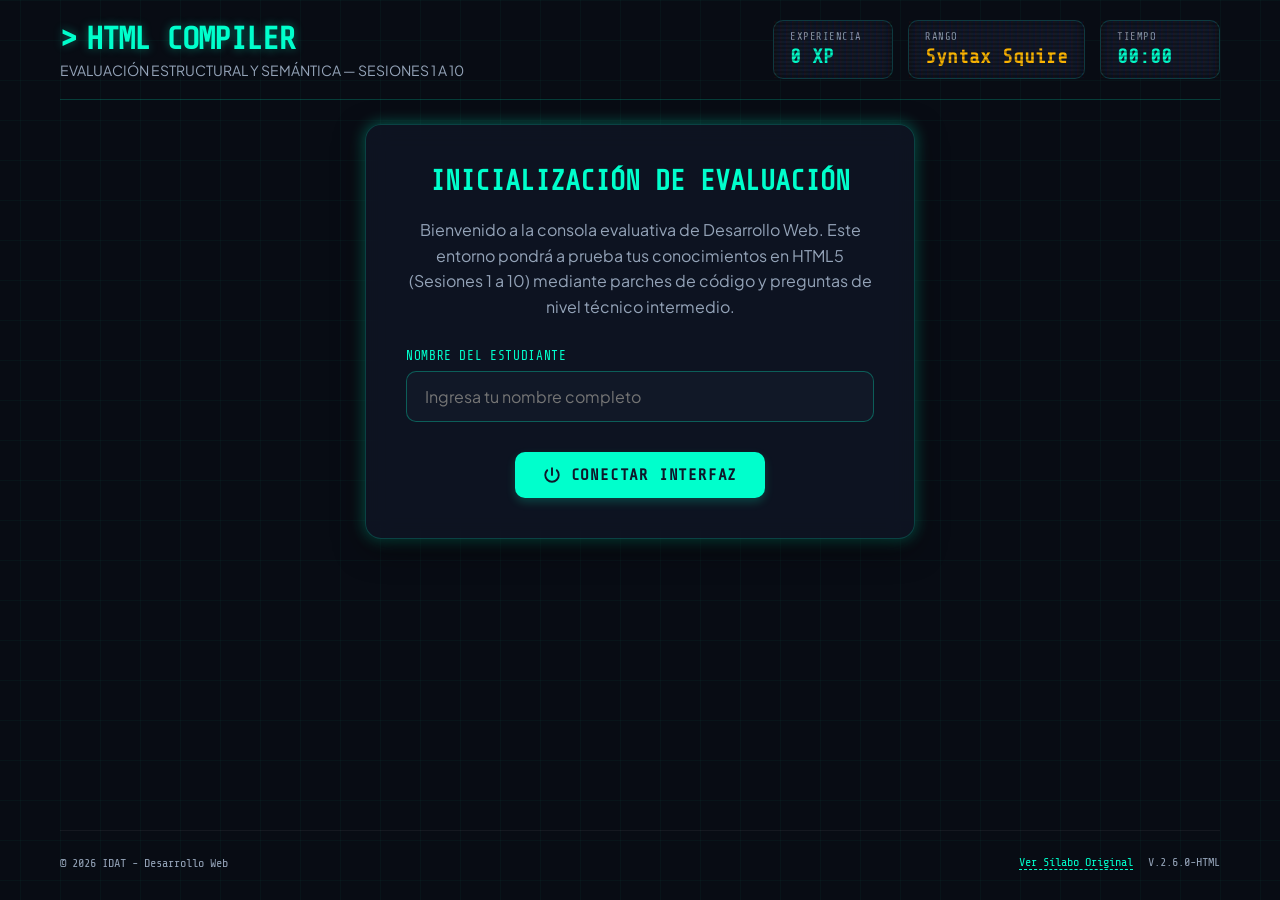
<file: index.html>
<!DOCTYPE html>
<html lang="es">
<head>
  <meta charset="UTF-8">
  <meta name="viewport" content="width=device-width, initial-scale=1.0">
  <title>Compilador Maestro — Evaluación Gamificada de HTML</title>
  
  <!-- SEO Meta Tags -->
  <meta name="description" content="Quiz interactivo gamificado en tiempo real para estudiantes de nivel intermedio en HTML. Evaluaciones del Sector 1 al Sector 5.">
  <meta name="author" content="IDAT 2026">
  <meta name="robots" content="index, follow">
  
  <!-- Preconnect to Fonts -->
  <link rel="preconnect" href="https://fonts.googleapis.com">
  <link rel="preconnect" href="https://fonts.gstatic.com" crossorigin>
  
  <!-- CSS Stylesheet -->
  <link rel="stylesheet" href="styles.css">
</head>
<body>

  <!-- Cybernetic Grid Decorative Background Overlay -->
  <div class="cyber-grid-overlay"></div>

  <!-- App Wrapper -->
  <div class="cyber-container">
    
    <!-- Top Header Navigation Dashboard -->
    <header>
      <div class="title-area">
        <h1>HTML COMPILER</h1>
        <p>EVALUACIÓN ESTRUCTURAL Y SEMÁNTICA — SESIONES 1 A 10</p>
      </div>
      
      <!-- Live Game Hub Stats -->
      <div class="stats-hub">
        <div class="stat-terminal" id="xp-stat-box">
          <span class="stat-label">Experiencia</span>
          <span class="stat-val" id="xp-display-val">0 XP</span>
        </div>
        <div class="stat-terminal" id="rank-stat-box">
          <span class="stat-label">Rango</span>
          <span class="stat-val amber" id="rank-display-val">Syntax Squire</span>
        </div>
        <div class="stat-terminal" id="time-stat-box">
          <span class="stat-label">Tiempo</span>
          <span class="stat-val" id="time-display-val">00:00</span>
        </div>
      </div>
    </header>

    <!-- Dynamic Game Mount Container -->
    <div id="game-container">
      <!-- Loaded dynamically via JavaScript: Setup, Quiz, and Report -->
      <div style="display: flex; align-items: center; justify-content: center; height: 300px; font-family: var(--font-mono); color: var(--primary-neon);">
        <span style="animation: blink 1s infinite;">[INICIANDO INTERFAZ DE COMANDO...]</span>
      </div>
    </div>

    <!-- Retro Footer -->
    <footer style="margin-top: auto; padding: 24px 0 10px; border-top: 1px solid rgba(255,255,255,0.05); display: flex; justify-content: space-between; align-items: center; font-size: 0.75rem; color: var(--text-muted); font-family: var(--font-mono);">
      <div>&copy; 2026 IDAT - Desarrollo Web</div>
      <div style="display: flex; gap: 15px;">
        <a href="silabo_original.html" style="color: var(--primary-neon); text-decoration: none; border-bottom: 1px dashed var(--primary-neon);">Ver Sílabo Original</a>
        <span>V.2.6.0-HTML</span>
      </div>
    </footer>
    
  </div>

  <!-- CSS CRT Shake & Scanline Effects (Inline styles to ensure custom screen behaviors) -->
  <style>
    /* Custom CSS animations needed inside HTML layout for specific page shakes */
    @keyframes shake {
      0%, 100% { transform: translateX(0); }
      10%, 30%, 50%, 70%, 90% { transform: translateX(-5px); }
      20%, 40%, 60%, 80% { transform: translateX(5px); }
    }
  </style>

  <!-- Core Javascript Logic -->
  <script src="app.js"></script>
</body>
</html>
</file>
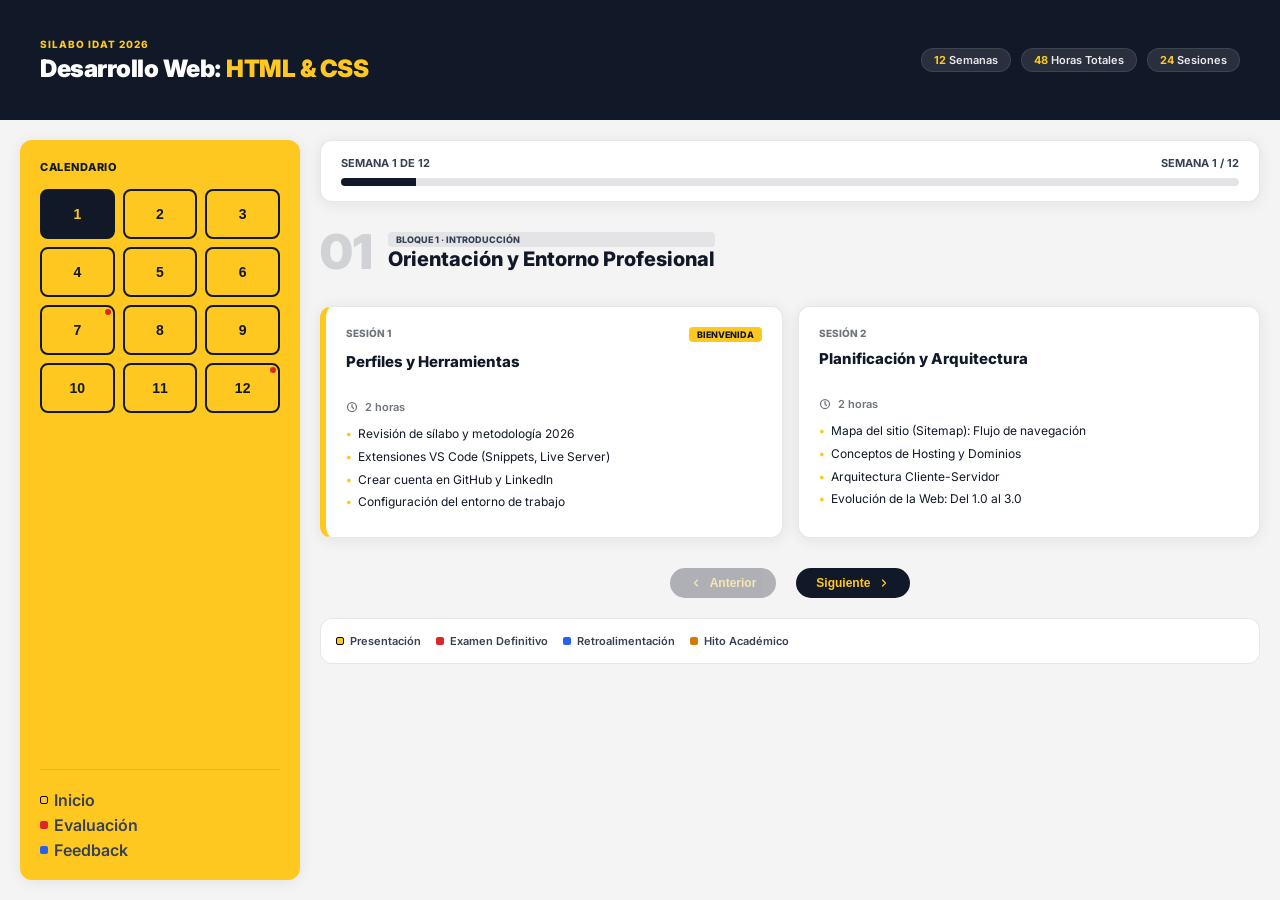
<file: silabo_original.html>
<!DOCTYPE html>
<html lang="es">
<head>
<meta charset="UTF-8" />
<meta name="viewport" content="width=device-width, initial-scale=1.0" />
<title>Sílabo — Desarrollo Web · HTML & CSS</title>
<link rel="preconnect" href="https://fonts.googleapis.com" />
<link rel="preconnect" href="https://fonts.gstatic.com" crossorigin />
<link href="https://fonts.googleapis.com/css2?family=Inter:wght@300;400;500;600;700;800;900&display=swap" rel="stylesheet" />
<style>
  :root {
    --bg:      #FFC820;
    --dark:    #111827;
    --muted:   #374151;
    --card:    #ffffff;
    --border:  rgba(17,24,39,.1);
    --radius:  12px;
    --shadow:  0 2px 15px rgba(17,24,39,.08);
    --header-h: 120px;
  }
  
  *, *::before, *::after { box-sizing: border-box; margin: 0; padding: 0; }

  body {
    font-family: 'Inter', sans-serif;
    background: #f4f4f5; 
    color: var(--dark);
    min-height: 100vh;
    display: flex;
    flex-direction: column;
  }

  header {
    background: var(--dark);
    color: #fff;
    padding: 20px 40px;
    height: var(--header-h);
    display: flex;
    align-items: center;
    justify-content: space-between;
    position: sticky;
    top: 0;
    z-index: 100;
  }
  
  .header-left h1 {
    font-size: 24px;
    font-weight: 900;
    letter-spacing: -.02em;
  }
  .header-left h1 em { color: var(--bg); font-style: normal; }
  
  .header-eyebrow {
    font-size: 10px;
    font-weight: 800;
    letter-spacing: .1em;
    text-transform: uppercase;
    color: var(--bg);
    margin-bottom: 4px;
  }

  .header-stats {
    display: flex;
    gap: 10px;
  }
  .stat-chip {
    background: rgba(255,255,255,.1);
    border: 1px solid rgba(255,255,255,.1);
    color: rgba(255,255,255,.9);
    font-size: 11px;
    font-weight: 600;
    padding: 4px 12px;
    border-radius: 100px;
  }
  .stat-chip b { color: var(--bg); }

  .dashboard-container {
    display: grid;
    grid-template-columns: 280px 1fr; 
    flex: 1;
    max-width: 1440px; 
    margin: 0 auto;
    width: 100%;
    gap: 20px;
    padding: 20px;
  }

  aside {
    background: var(--bg);
    border-radius: var(--radius);
    padding: 20px;
    height: calc(100vh - var(--header-h) - 40px);
    position: sticky;
    top: calc(var(--header-h) + 20px);
    display: flex;
    flex-direction: column;
    box-shadow: var(--shadow);
  }

  .nav-section-label {
    font-size: 11px;
    font-weight: 800;
    letter-spacing: .05em;
    text-transform: uppercase;
    margin-bottom: 15px;
    color: var(--dark);
  }

  .week-nav {
    display: grid;
    grid-template-columns: repeat(3, 1fr);
    gap: 8px;
    overflow-y: auto;
  }

  .wbtn {
    height: 50px;
    border-radius: 8px;
    border: 2px solid var(--dark);
    background: transparent;
    color: var(--dark);
    font-size: 14px;
    font-weight: 800;
    cursor: pointer;
    transition: all .2s;
    position: relative;
  }
  .wbtn:hover { background: rgba(17,24,39,.1); }
  .wbtn.active {
    background: var(--dark);
    color: var(--bg);
  }
  .wbtn.has-eval::after {
    content: '';
    position: absolute;
    top: 2px; right: 2px;
    width: 6px; height: 6px;
    border-radius: 50%;
    background: #dc2626;
  }

  .main-panel {
    display: flex;
    flex-direction: column;
    gap: 20px;
  }

  .progress-card {
    background: #fff;
    padding: 15px 20px;
    border-radius: var(--radius);
    box-shadow: var(--shadow);
    border: 1px solid var(--border);
  }
  
  .progress-row {
    display: flex;
    justify-content: space-between;
    margin-bottom: 8px;
    font-size: 11px;
    font-weight: 700;
    text-transform: uppercase;
    color: var(--muted);
  }
  .progress-track {
    background: #e4e4e7;
    height: 8px;
    border-radius: 10px;
    overflow: hidden;
  }
  .progress-fill {
    height: 100%;
    background: var(--dark);
    transition: width .4s ease;
  }

  .week-panel { display: none; }
  .week-panel.active {
    display: flex;
    flex-direction: column;
    gap: 15px;
    animation: fadeIn .3s ease;
  }
  @keyframes fadeIn { from { opacity: 0; } to { opacity: 1; } }

  .wk-head {
    display: flex;
    align-items: center;
    gap: 15px;
    margin-bottom: 10px;
  }
  .wk-big-num {
    font-size: 48px;
    font-weight: 900;
    color: var(--dark);
    opacity: 0.15;
  }
  .wk-info h2 {
    font-size: 20px;
    font-weight: 800;
  }
  .wk-bloque-tag {
    font-size: 9px;
    font-weight: 800;
    text-transform: uppercase;
    color: var(--muted);
    background: #e4e4e7;
    padding: 2px 8px;
    border-radius: 4px;
  }

  .sessions-container {
    display: grid;
    grid-template-columns: 1fr 1fr;
    gap: 15px;
  }

  .scard {
    background: white;
    border: 1px solid var(--border);
    border-radius: var(--radius);
    padding: 20px;
    box-shadow: var(--shadow);
    display: flex;
    flex-direction: column;
  }

  .scard-welcome { border-left: 6px solid var(--bg); }
  .scard-eval { background: var(--dark); color: #fff; }
  .scard-hito { border-left: 6px solid #d97706; }
  .scard-retro { border-left: 6px solid #2563eb; }

  .scard-top {
    display: flex;
    justify-content: space-between;
    margin-bottom: 10px;
  }
  .snum { font-size: 10px; font-weight: 800; opacity: 0.6; text-transform: uppercase; }
  .sbadge {
    font-size: 9px; font-weight: 800; padding: 2px 8px; border-radius: 4px; text-transform: uppercase;
  }
  .sbadge-yellow { background: var(--bg); color: var(--dark); }
  .sbadge-red    { background: #dc2626; color: white; }
  .sbadge-blue   { background: #2563eb; color: white; }
  .sbadge-amber  { background: #d97706; color: white; }

  .stitle { font-size: 15px; font-weight: 800; margin-bottom: 8px; min-height: 40px; }
  .stime { font-size: 11px; font-weight: 600; opacity: 0.6; margin-bottom: 12px; display: flex; align-items: center; gap: 4px; }

  .stopic-list { list-style: none; font-size: 12px; }
  .stopic-list li { margin-bottom: 6px; padding-left: 12px; position: relative; line-height: 1.4; }
  .stopic-list li::before { content: '•'; position: absolute; left: 0; color: var(--bg); font-weight: bold; }

  .eval-pct { font-size: 32px; font-weight: 900; color: var(--bg); margin-bottom: 5px; }
  .eval-desc { font-size: 12px; opacity: 0.7; margin-bottom: 12px; }
  .eval-items { list-style: none; font-size: 11px; }
  .eval-items li { margin-bottom: 4px; display: flex; gap: 6px; }
  .eval-items li::before { content: '✓'; color: var(--bg); font-weight: bold; }

  .legend {
    background: white;
    padding: 15px;
    border-radius: var(--radius);
    border: 1px solid var(--border);
    display: flex;
    flex-wrap: wrap;
    gap: 15px;
    font-size: 11px;
  }
  .legend-item { display: flex; align-items: center; gap: 6px; font-weight: 600; color: var(--muted); }
  .ldot { width: 8px; height: 8px; border-radius: 2px; }
  
  .bottom-controls {
    display: flex;
    justify-content: center;
    align-items: center;
    gap: 20px;
    margin-top: 10px;
  }
  .cbtn {
    background: var(--dark);
    color: var(--bg);
    border: none;
    padding: 8px 20px;
    border-radius: 100px;
    font-size: 12px;
    font-weight: 800;
    cursor: pointer;
    display: flex;
    align-items: center;
    gap: 8px;
  }
  .cbtn:disabled { opacity: 0.3; cursor: default; }

  @media (max-height: 800px) {
    .scard { padding: 15px; }
    .stitle { min-height: auto; font-size: 14px; }
    .wk-big-num { font-size: 32px; }
    .dashboard-container { padding: 10px; }
  }
</style>
</head>
<body>

<header>
  <div class="header-left">
    <div class="header-eyebrow">SILABO IDAT 2026</div>
    <h1>Desarrollo Web: <em>HTML &amp; CSS</em></h1>
  </div>
  <div class="header-stats">
    <span class="stat-chip"><b>12</b> Semanas</span>
    <span class="stat-chip"><b>48</b> Horas Totales</span>
    <span class="stat-chip"><b>24</b> Sesiones</span>
  </div>
</header>

<div class="dashboard-container">
  <aside>
    <div class="nav-section-label">Calendario</div>
    <div class="week-nav" id="week-nav"></div>
    
    <div style="margin-top: auto; padding-top: 20px; border-top: 1px solid rgba(17,24,39,.1);">
      <div class="legend-item"><span class="ldot" style="background:#FFC820; border:1px solid #000"></span> Inicio</div>
      <div class="legend-item" style="margin-top:5px;"><span class="ldot" style="background:#dc2626"></span> Evaluación</div>
      <div class="legend-item" style="margin-top:5px;"><span class="ldot" style="background:#2563eb"></span> Feedback</div>
    </div>
  </aside>

  <main class="main-panel">
    <div class="progress-card">
      <div class="progress-row">
        <span id="pct-text">Cargando progreso...</span>
        <span id="ctrl-label">Semana 1 / 12</span>
      </div>
      <div class="progress-track">
        <div class="progress-fill" id="prog-fill"></div>
      </div>
    </div>

    <div id="panels"></div>

    <div class="bottom-controls">
      <button class="cbtn" id="prev-btn" onclick="navigate(-1)">
        <svg width="12" height="12" fill="none" viewBox="0 0 24 24"><path d="M15 18l-6-6 6-6" stroke="currentColor" stroke-width="2.5" stroke-linecap="round" stroke-linejoin="round"/></svg>
        Anterior
      </button>
      <button class="cbtn" id="next-btn" onclick="navigate(1)">
        Siguiente
        <svg width="12" height="12" fill="none" viewBox="0 0 24 24"><path d="M9 18l6-6-6-6" stroke="currentColor" stroke-width="2.5" stroke-linecap="round" stroke-linejoin="round"/></svg>
      </button>
    </div>

    <div class="legend">
      <span class="legend-item"><span class="ldot" style="background:#FFC820; border:1px solid #000"></span> Presentación</span>
      <span class="legend-item"><span class="ldot" style="background:#dc2626"></span> Examen Definitivo</span>
      <span class="legend-item"><span class="ldot" style="background:#2563eb"></span> Retroalimentación</span>
      <span class="legend-item"><span class="ldot" style="background:#d97706"></span> Hito Académico</span>
    </div>
  </main>
</div>

<script>
const WEEKS = [
  {
    title: "Orientación y Entorno Profesional",
    bloque: "Bloque 1 · Introducción",
    hasEval: false,
    s1: {
      num:"Sesión 1", variant:"scard-welcome",
      badge:{label:"Bienvenida",cls:"sbadge-yellow"},
      title:"Perfiles y Herramientas",
      time:"2 horas",
      topics:[
        "Revisión de sílabo y metodología 2026",
        "Extensiones VS Code (Snippets, Live Server)",
        "Crear cuenta en GitHub y LinkedIn",
        "Configuración del entorno de trabajo"
      ]
    },
    s2:{
      num:"Sesión 2", variant:"",
      badge:null,
      title:"Planificación y Arquitectura",
      time:"2 horas",
      topics:[
        "Mapa del sitio (Sitemap): Flujo de navegación",
        "Conceptos de Hosting y Dominios",
        "Arquitectura Cliente-Servidor",
        "Evolución de la Web: Del 1.0 al 3.0"
      ]
    }
  },
  {
    title: "Fundamentos y Estructura Lógica",
    bloque: "Bloque 1 · Fundamentos HTML",
    hasEval: false,
    s1:{
      num:"Sesión 3", variant:"",
      badge:null,
      title:"Fundamentos Técnicos HTML",
      time:"2 horas",
      topics:[
        "Anatomía de una etiqueta y atributos",
        "Estructura base: DOCTYPE, HTML, Head, Body",
        "Codificación UTF-8 y Meta tags básicos",
        "Práctica: Mi primer index.html"
      ]
    },
    s2:{
      num:"Sesión 4", variant:"",
      badge:null,
      title:"Semántica HTML5",
      time:"2 horas",
      topics:[
        "Estructura Lógica: Header, Main, Nav, Footer",
        "Contenedores de contenido: Section y Article",
        "Contenido tangencial: Aside",
        "Importancia para el SEO y Accesibilidad"
      ]
    }
  },
  {
    title: "Contenido Expresivo y Jerarquía",
    bloque: "Bloque 1 · Contenido",
    hasEval: false,
    s1:{
      num:"Sesión 5", variant:"",
      badge:null,
      title:"Jerarquía y Listas",
      time:"2 horas",
      topics:[
        "Encabezados h1–h6: Niveles de importancia",
        "Listas ordenadas, desordenadas y descripción",
        "Etiquetas de énfasis y formato de texto",
        "Práctica: Estructurando un artículo de noticias"
      ]
    },
    s2:{
      num:"Sesión 6", variant:"",
      badge:null,
      title:"Hipervínculos y Navegación",
      time:"2 horas",
      topics:[
        "Anatomía del enlace: Atributo href y target",
        "Enlaces internos (Anclas) y externos",
        "Vínculos a correos, archivos y teléfonos",
        "Construcción de un Menú de Navegación"
      ]
    }
  },
  {
    title: "Estrategia de Proyecto",
    bloque: "Bloque 1 · Planificación",
    hasEval: false,
    s1:{
      num:"Sesión 7", variant:"scard-hito",
      badge:{label:"Hito Académico",cls:"sbadge-amber"},
      title:"El Brief del Proyecto",
      time:"2 horas",
      topics:[
        "Definición de objetivos y público objetivo",
        "Recolección de requerimientos técnicos",
        "Benchmark: Análisis de la competencia",
        "Explicación de la Evaluación Parcial"
      ]
    },
    s2:{
      num:"Sesión 8", variant:"",
      badge:null,
      title:"Maquetación con DIV e Imágenes",
      time:"2 horas",
      topics:[
        "DIV como contenedor genérico",
        "Incrustación de imágenes: src, alt, title",
        "Formatos modernos (WebP, SVG vs PNG/JPG)",
        "Optimización de recursos visuales"
      ]
    }
  },
  {
    title: "Interacción y Multimedia",
    bloque: "Bloque 1 · HTML Avanzado",
    hasEval: false,
    s1:{
      num:"Sesión 9", variant:"",
      badge:null,
      title:"Multimedia y Embebidos",
      time:"2 horas",
      topics:[
        "Audio y Video nativo: Atributos y controles",
        "Uso estratégico de IFrames (Maps, YouTube)",
        "Incrustación de recursos externos",
        "Accesibilidad en elementos multimedia"
      ]
    },
    s2:{
      num:"Sesión 10", variant:"scard-hito",
      badge:{label:"Entrega Preliminar",cls:"sbadge-amber"},
      title:"Tablas y Formularios",
      time:"2 horas",
      topics:[
        "Estructura de datos con Table, TR, TH, TD",
        "Arquitectura de Formularios: Label, Input, Select",
        "Tipos de Input y validación nativa",
        "Recepción de avance del proyecto parcial"
      ]
    }
  },
  {
    title: "Cierre y Validación HTML",
    bloque: "Bloque 1 · Integración",
    hasEval: false,
    s1:{
      num:"Sesión 11", variant:"scard-retro",
      badge:{label:"Feedback",cls:"sbadge-blue"},
      title:"Revisión y Refinamiento",
      time:"2 horas",
      topics:[
        "Revisión grupal de estructuras semánticas",
        "Corrección de errores comunes en formularios",
        "Validación con W3C: Calidad de código",
        "Optimización de sitemaps post-maquetación"
      ]
    },
    s2:{
      num:"Sesión 12", variant:"",
      badge:null,
      title:"Laboratorio de Integración HTML",
      time:"2 horas",
      topics:[
        "Maquetación final del proyecto sin estilos",
        "Checklist de entregables parciales",
        "Publicación inicial en GitHub Pages",
        "Preparación para el Examen Parcial"
      ]
    }
  },
  {
    title: "Introducción a CSS y Evaluación",
    bloque: "Cierre Bloque 1",
    hasEval: true,
    s1:{
      num:"Sesión 13", variant:"",
      badge:null,
      title:"Fundamentos de Estilo CSS",
      time:"2 horas",
      topics:[
        "Relación HTML + CSS: Separación de conceptos",
        "Sintaxis: Selector, Propiedad y Valor",
        "Formas de inserción y Cascada (C.S.S)",
        "Propiedades de color y tipografía base"
      ]
    },
    s2:{
      num:"Sesión 14", variant:"scard-eval", isEval:true,
      badge:{label:"PARCIAL · 40%",cls:"sbadge-red"},
      title:"Examen Parcial Definitivo",
      time:"2 horas",
      evalPct:"40%",
      evalDesc:"Construcción de un sitio web con estructura HTML semántica completa y funcional, publicado online.",
      evalItems:[
        "Uso correcto de etiquetas semánticas HTML5",
        "Formularios funcionales y multimedia",
        "Sitemap y planificación documentada",
        "Código validado y enlace activo en GitHub"
      ]
    }
  },
  {
    title: "Selectores y Modelo de Caja",
    bloque: "Bloque 2 · CSS",
    hasEval: false,
    s1:{
      num:"Sesión 15", variant:"",
      badge:null,
      title:"Selectores y Especificidad",
      time:"2 horas",
      topics:[
        "Selectores de clase, ID y descendientes",
        "Pseudo-clases de estado (:hover, :focus)",
        "Pseudo-elementos (::before, ::after)",
        "Cálculo de especificidad y prioridades"
      ]
    },
    s2:{
      num:"Sesión 16", variant:"",
      badge:null,
      title:"El Modelo de Caja (Box Model)",
      time:"2 horas",
      topics:[
        "Margin, Padding, Border y Content",
        "Propiedad Box-sizing: Border-box",
        "Display: Block, Inline e Inline-block",
        "Unidades de medida: px, em, rem y %"
      ]
    }
  },
  {
    title: "Layout y Posicionamiento",
    bloque: "Bloque 2 · CSS",
    hasEval: false,
    s1:{
      num:"Sesión 17", variant:"scard-hito",
      badge:{label:"Hito Académico",cls:"sbadge-amber"},
      title:"Posicionamiento y Animación",
      time:"2 horas",
      topics:[
        "Position: Relative, Absolute, Fixed y Sticky",
        "Transformaciones 2D y Transiciones",
        "Keyframes: Animaciones personalizadas",
        "Planificación del proyecto final estilizado"
      ]
    },
    s2:{
      num:"Sesión 18", variant:"",
      badge:null,
      title:"Flexbox Masterclass",
      time:"2 horas",
      topics:[
        "Contenedor Flex: justify, align y direction",
        "Items Flex: grow, shrink y basis",
        "Uso de Gap y alineaciones complejas",
        "Layouts modernos sin Floats"
      ]
    }
  },
  {
    title: "Adaptabilidad y Bootstrap",
    bloque: "Bloque 2 · CSS Avanzado",
    hasEval: false,
    s1:{
      num:"Sesión 19", variant:"scard-hito",
      badge:{label:"Entrega Preliminar",cls:"sbadge-amber"},
      title:"Diseño Responsivo",
      time:"2 horas",
      topics:[
        "Media Queries: Sintaxis y Breakpoints",
        "Estrategia Mobile-First",
        "Viewport y unidades relativas (vw, vh)",
        "Tipografía fluida con rem"
      ]
    },
    s2:{
      num:"Sesión 20", variant:"",
      badge:null,
      title:"Ecosistema Bootstrap",
      time:"2 horas",
      topics:[
        "Instalación y Sistema de Rejilla (Grid)",
        "Clases de espaciado y utilidades",
        "Componentes base: Botones y Alertas",
        "Integración rápida en proyectos"
      ]
    }
  },
  {
    title: "Componentes y Refinamiento",
    bloque: "Bloque 2 · CSS Avanzado",
    hasEval: false,
    s1:{
      num:"Sesión 21", variant:"scard-retro",
      badge:{label:"Feedback Final",cls:"sbadge-blue"},
      title:"Revisión de Diseño Final",
      time:"2 horas",
      topics:[
        "Crítica constructiva de interfaz UI",
        "Optimización de carga y performance",
        "Ajustes de responsividad crítica",
        "Preparación para la sustentación"
      ]
    },
    s2:{
      num:"Sesión 22", variant:"",
      badge:null,
      title:"Componentes Bootstrap Pro",
      time:"2 horas",
      topics:[
        "Navbars, Dropdowns y Modales",
        "Carruseles y Acordeones",
        "Personalización de temas (Overriding)",
        "Buenas prácticas y accesibilidad"
      ]
    }
  },
  {
    title: "Sustentación y Cierre",
    bloque: "Cierre Bloque 2",
    hasEval: true,
    s1:{
      num:"Sesión 23", variant:"",
      badge:null,
      title:"Cierre de Proyecto Integrador",
      time:"2 horas",
      topics:[
        "Validación final de links y recursos",
        "Ensayo de presentación técnica",
        "Publicación final del sitio completo",
        "Cierre administrativo del curso"
      ]
    },
    s2:{
      num:"Sesión 24", variant:"scard-eval", isEval:true,
      badge:{label:"FINAL · 60%",cls:"sbadge-red"},
      title:"Evaluación Final Definitiva",
      time:"2 horas",
      evalPct:"60%",
      evalDesc:"Defensa oral y técnica de un sitio web completo, responsive y estilizado desarrollado en el curso.",
      evalItems:[
        "Diseño adaptable con Bootstrap/Flexbox",
        "Uso correcto de animaciones y estilos",
        "Semántica W3C y Accesibilidad",
        "Sustentación clara de decisiones de diseño"
      ]
    }
  }
];

const clockIcon = `<svg width="12" height="12" fill="none" viewBox="0 0 24 24" style="flex-shrink:0"><circle cx="12" cy="12" r="9" stroke="currentColor" stroke-width="2.5"/><path d="M12 7v5l3 3" stroke="currentColor" stroke-width="2.5" stroke-linecap="round"/></svg>`;

function mkCard(s) {
  const badgeHtml = s.badge ? `<span class="sbadge ${s.badge.cls}">${s.badge.label}</span>` : '';
  if (s.isEval) {
    return `
    <div class="scard ${s.variant}">
      <div class="scard-top"><span class="snum">${s.num}</span>${badgeHtml}</div>
      <div class="stitle">${s.title}</div>
      <div class="eval-pct">${s.evalPct}</div>
      <p class="eval-desc">${s.evalDesc}</p>
      <ul class="eval-items">${s.evalItems.map(i => `<li>${i}</li>`).join('')}</ul>
    </div>`;
  }
  return `
  <div class="scard ${s.variant}">
    <div class="scard-top"><span class="snum">${s.num}</span>${badgeHtml}</div>
    <div class="stitle">${s.title}</div>
    <div class="stime">${clockIcon}&nbsp;${s.time}</div>
    <ul class="stopic-list">${s.topics.map(t => `<li>${t}</li>`).join('')}</ul>
  </div>`;
}

function mkPanel(w, i) {
  return `
  <div class="week-panel${i === 0 ? ' active' : ''}" id="wp-${i}">
    <div class="wk-head">
      <div class="wk-big-num">${(i + 1).toString().padStart(2, '0')}</div>
      <div class="wk-info">
        <div class="wk-bloque-tag">${w.bloque}</div>
        <h2>${w.title}</h2>
      </div>
    </div>
    <div class="sessions-container">
      ${mkCard(w.s1)}
      ${mkCard(w.s2)}
    </div>
  </div>`;
}

let cur = 0;

function buildNav() {
  const nav = document.getElementById('week-nav');
  WEEKS.forEach((w, i) => {
    const btn = document.createElement('button');
    btn.className = 'wbtn' + (i === 0 ? ' active' : '') + (w.hasEval ? ' has-eval' : '');
    btn.textContent = i + 1;
    btn.onclick = () => goTo(i);
    nav.appendChild(btn);
  });
}

function buildPanels() {
  document.getElementById('panels').innerHTML = WEEKS.map((w, i) => mkPanel(w, i)).join('');
}

function sync() {
  document.getElementById('prev-btn').disabled = cur === 0;
  document.getElementById('next-btn').disabled = cur === WEEKS.length - 1;
  document.getElementById('ctrl-label').textContent = `Semana ${cur + 1} / ${WEEKS.length}`;
  document.getElementById('pct-text').textContent = `Semana ${cur + 1} de ${WEEKS.length}`;
  document.getElementById('prog-fill').style.width = `${((cur + 1) / WEEKS.length) * 100}%`;
}

function goTo(i) {
  document.getElementById(`wp-${cur}`).classList.remove('active');
  document.querySelectorAll('.wbtn')[cur].classList.remove('active');
  cur = i;
  document.getElementById(`wp-${cur}`).classList.add('active');
  document.querySelectorAll('.wbtn')[cur].classList.add('active');
  sync();
}

function navigate(d) {
  const n = cur + d;
  if (n >= 0 && n < WEEKS.length) goTo(n);
}

buildNav();
buildPanels();
sync();
</script>
</body>
</html>
</file>
<file: styles.css>
@import url('https://fonts.googleapis.com/css2?family=Plus+Jakarta+Sans:wght@300;400;500;600;700;800&family=Share+Tech+Mono&display=swap');

:root {
  /* Colors */
  --bg-deep: #080c14;
  --bg-terminal: #111827;
  --surface-card: rgba(17, 24, 39, 0.7);
  --border-glow: rgba(0, 255, 204, 0.15);
  
  --primary-neon: #00ffcc;
  --primary-neon-glow: rgba(0, 255, 204, 0.4);
  --secondary-amber: #ffb800;
  --secondary-amber-glow: rgba(255, 184, 0, 0.3);
  --error-neon: #ff3366;
  --error-neon-glow: rgba(255, 51, 102, 0.4);
  
  --text-primary: #f1f5f9;
  --text-muted: #94a3b8;
  --text-dark: #0f172a;
  
  --font-mono: 'Share Tech Mono', monospace;
  --font-sans: 'Plus Jakarta Sans', sans-serif;
  
  --radius-lg: 16px;
  --radius-md: 10px;
  --radius-sm: 6px;
  
  --shadow-neon: 0 0 15px var(--primary-neon-glow);
  --shadow-amber: 0 0 15px var(--secondary-amber-glow);
  --shadow-error: 0 0 15px var(--error-neon-glow);
}

/* Reset and Scrollbar */
*, *::before, *::after {
  box-sizing: border-box;
  margin: 0;
  padding: 0;
}

body {
  background-color: var(--bg-deep);
  color: var(--text-primary);
  font-family: var(--font-sans);
  min-height: 100vh;
  display: flex;
  flex-direction: column;
  overflow-x: hidden;
  position: relative;
}

/* Cyber Backdrop Grid */
body::before {
  content: '';
  position: absolute;
  top: 0; left: 0; right: 0; bottom: 0;
  background-image: 
    linear-gradient(rgba(0, 255, 204, 0.03) 1px, transparent 1px),
    linear-gradient(90deg, rgba(0, 255, 204, 0.03) 1px, transparent 1px);
  background-size: 40px 40px;
  background-position: center top;
  pointer-events: none;
  z-index: 0;
}

/* Scrollbar Style */
::-webkit-scrollbar {
  width: 8px;
  height: 8px;
}
::-webkit-scrollbar-track {
  background: var(--bg-deep);
}
::-webkit-scrollbar-thumb {
  background: #1e293b;
  border-radius: var(--radius-sm);
  border: 1px solid var(--border-glow);
}
::-webkit-scrollbar-thumb:hover {
  background: var(--primary-neon-glow);
}

/* Layout Containers */
.cyber-container {
  max-width: 1200px;
  width: 100%;
  margin: 0 auto;
  padding: 20px;
  display: flex;
  flex-direction: column;
  flex: 1;
  z-index: 1;
}

header {
  display: flex;
  justify-content: space-between;
  align-items: center;
  border-bottom: 1px solid rgba(0, 255, 204, 0.2);
  padding-bottom: 20px;
  margin-bottom: 24px;
}

.title-area h1 {
  font-family: var(--font-mono);
  font-size: 2rem;
  letter-spacing: -0.03em;
  color: var(--primary-neon);
  text-shadow: 0 0 10px var(--primary-neon-glow);
  display: flex;
  align-items: center;
  gap: 10px;
}

.title-area h1::before {
  content: '>';
  color: var(--primary-neon);
  animation: blink 1s step-end infinite;
}

.title-area p {
  font-size: 0.875rem;
  color: var(--text-muted);
  margin-top: 4px;
}

.stats-hub {
  display: flex;
  gap: 15px;
}

.stat-terminal {
  background: var(--bg-terminal);
  border: 1px solid var(--border-glow);
  border-radius: var(--radius-md);
  padding: 10px 16px;
  font-family: var(--font-mono);
  display: flex;
  flex-direction: column;
  min-width: 120px;
  box-shadow: inset 0 0 10px rgba(0, 0, 0, 0.5);
  position: relative;
}

.stat-terminal::after {
  content: '';
  position: absolute;
  top: 0; left: 0; width: 100%; height: 100%;
  background: linear-gradient(rgba(18, 16, 16, 0) 50%, rgba(0, 0, 0, 0.25) 50%), linear-gradient(90deg, rgba(255, 0, 0, 0.06), rgba(0, 255, 0, 0.02), rgba(0, 0, 255, 0.06));
  background-size: 100% 4px, 6px 100%;
  pointer-events: none;
}

.stat-label {
  font-size: 0.65rem;
  text-transform: uppercase;
  color: var(--text-muted);
  letter-spacing: 0.05em;
}

.stat-val {
  font-size: 1.25rem;
  font-weight: 700;
  color: var(--primary-neon);
  margin-top: 2px;
}

.stat-val.amber {
  color: var(--secondary-amber);
}

/* User Setup Overlay Screen */
.setup-screen {
  background: var(--surface-card);
  backdrop-filter: blur(12px);
  -webkit-backdrop-filter: blur(12px);
  border: 1px solid rgba(0, 255, 204, 0.2);
  border-radius: var(--radius-lg);
  padding: 40px;
  max-width: 550px;
  width: 100%;
  margin: auto;
  box-shadow: 0 10px 30px rgba(0,0,0,0.5), var(--shadow-neon);
  text-align: center;
  animation: slideUp 0.4s cubic-bezier(0.16, 1, 0.3, 1);
}

.setup-screen h2 {
  font-family: var(--font-mono);
  color: var(--primary-neon);
  margin-bottom: 20px;
  font-size: 1.75rem;
}

.setup-screen p {
  color: var(--text-muted);
  margin-bottom: 30px;
  line-height: 1.6;
}

.input-cyber-group {
  position: relative;
  margin-bottom: 30px;
  text-align: left;
}

.input-cyber-group label {
  display: block;
  font-family: var(--font-mono);
  font-size: 0.8rem;
  text-transform: uppercase;
  color: var(--primary-neon);
  margin-bottom: 8px;
  letter-spacing: 0.05em;
}

.input-cyber {
  width: 100%;
  background: var(--bg-terminal);
  border: 1px solid rgba(0, 255, 204, 0.3);
  border-radius: var(--radius-md);
  padding: 14px 18px;
  font-family: var(--font-sans);
  font-size: 1rem;
  color: var(--text-primary);
  outline: none;
  transition: all 0.3s;
}

.input-cyber:focus {
  border-color: var(--primary-neon);
  box-shadow: var(--shadow-neon);
}

/* Buttons */
.btn-cyber {
  display: inline-flex;
  align-items: center;
  justify-content: center;
  gap: 10px;
  background: var(--primary-neon);
  color: var(--text-dark);
  border: none;
  border-radius: var(--radius-md);
  padding: 14px 28px;
  font-family: var(--font-mono);
  font-weight: 700;
  font-size: 1rem;
  text-transform: uppercase;
  letter-spacing: 0.05em;
  cursor: pointer;
  transition: all 0.3s cubic-bezier(0.25, 0.8, 0.25, 1);
  box-shadow: 0 4px 10px rgba(0, 255, 204, 0.2);
}

.btn-cyber:hover {
  transform: translateY(-2px);
  box-shadow: var(--shadow-neon), 0 6px 15px rgba(0, 255, 204, 0.4);
}

.btn-cyber:active {
  transform: translateY(0);
}

.btn-cyber.btn-secundario {
  background: transparent;
  color: var(--primary-neon);
  border: 1px solid var(--primary-neon);
}

.btn-cyber.btn-secundario:hover {
  background: rgba(0, 255, 204, 0.1);
}

/* Diagnostic Screen layout */
.quest-layout {
  display: grid;
  grid-template-columns: 300px 1fr;
  gap: 24px;
  flex: 1;
}

/* Sidebar Navigator */
.cyber-sidebar {
  display: flex;
  flex-direction: column;
  gap: 20px;
}

.terminal-card {
  background: var(--surface-card);
  backdrop-filter: blur(8px);
  border: 1px solid var(--border-glow);
  border-radius: var(--radius-lg);
  padding: 20px;
}

.sector-list {
  display: flex;
  flex-direction: column;
  gap: 12px;
  margin-top: 15px;
}

.sector-node {
  background: var(--bg-terminal);
  border: 1px solid rgba(255, 255, 255, 0.05);
  border-radius: var(--radius-md);
  padding: 12px;
  display: flex;
  flex-direction: column;
  gap: 4px;
  position: relative;
  transition: all 0.3s;
}

.sector-node.unlocked {
  border-color: rgba(0, 255, 204, 0.2);
}

.sector-node.active {
  border-color: var(--primary-neon);
  box-shadow: var(--shadow-neon);
}

.sector-node.completed {
  border-color: var(--secondary-amber);
  box-shadow: var(--shadow-amber);
}

.sector-meta {
  display: flex;
  justify-content: space-between;
  align-items: center;
}

.sector-tag {
  font-family: var(--font-mono);
  font-size: 0.65rem;
  text-transform: uppercase;
  color: var(--text-muted);
}

.sector-node.active .sector-tag {
  color: var(--primary-neon);
}

.sector-node.completed .sector-tag {
  color: var(--secondary-amber);
}

.sector-status {
  font-size: 0.75rem;
  font-weight: 700;
}

.sector-name {
  font-size: 0.85rem;
  font-weight: 600;
}

/* Center Panel (Game Area) */
.game-panel {
  display: flex;
  flex-direction: column;
  gap: 20px;
}

.shield-bar-container {
  display: flex;
  align-items: center;
  gap: 14px;
  background: var(--surface-card);
  backdrop-filter: blur(8px);
  border: 1px solid rgba(255, 255, 255, 0.05);
  border-radius: var(--radius-lg);
  padding: 16px 20px;
}

.shield-label {
  font-family: var(--font-mono);
  font-size: 0.75rem;
  text-transform: uppercase;
  color: var(--error-neon);
  text-shadow: 0 0 5px var(--error-neon-glow);
  width: 90px;
  display: flex;
  align-items: center;
  gap: 6px;
}

.shield-track {
  flex: 1;
  background: rgba(0, 0, 0, 0.4);
  height: 12px;
  border-radius: 10px;
  overflow: hidden;
  border: 1px solid rgba(255, 51, 102, 0.2);
}

.shield-fill {
  height: 100%;
  background: linear-gradient(90deg, #ff3366, #ff7b93);
  box-shadow: 0 0 10px var(--error-neon-glow);
  width: 100%;
  transition: width 0.4s cubic-bezier(0.1, 0.8, 0.1, 1);
}

/* Question Terminal Display */
.question-terminal {
  flex: 1;
  background: var(--surface-card);
  backdrop-filter: blur(8px);
  border: 1px solid var(--border-glow);
  border-radius: var(--radius-lg);
  padding: 30px;
  display: flex;
  flex-direction: column;
  position: relative;
  box-shadow: inset 0 0 30px rgba(0,0,0,0.4);
}

.question-terminal::before {
  content: '';
  position: absolute;
  top: 0; left: 0; right: 0; height: 4px;
  background: linear-gradient(90deg, var(--primary-neon), transparent);
  border-top-left-radius: var(--radius-lg);
  border-top-right-radius: var(--radius-lg);
}

.quest-header {
  display: flex;
  justify-content: space-between;
  align-items: center;
  border-bottom: 1px solid rgba(255,255,255,0.05);
  padding-bottom: 15px;
  margin-bottom: 20px;
}

.quest-num {
  font-family: var(--font-mono);
  font-size: 0.875rem;
  color: var(--primary-neon);
}

.quest-type {
  font-family: var(--font-mono);
  font-size: 0.75rem;
  background: rgba(0, 255, 204, 0.08);
  border: 1px solid rgba(0, 255, 204, 0.2);
  color: var(--primary-neon);
  padding: 3px 10px;
  border-radius: var(--radius-sm);
  text-transform: uppercase;
}

.quest-body h3 {
  font-size: 1.15rem;
  line-height: 1.6;
  font-weight: 600;
  margin-bottom: 25px;
}

/* Interactive Responses CSS */
.options-grid {
  display: grid;
  grid-template-columns: 1fr;
  gap: 12px;
  margin-bottom: 24px;
}

.option-card {
  background: rgba(15, 23, 42, 0.6);
  border: 1px solid rgba(255, 255, 255, 0.08);
  border-radius: var(--radius-md);
  padding: 16px 20px;
  cursor: pointer;
  display: flex;
  align-items: center;
  gap: 15px;
  transition: all 0.2s cubic-bezier(0.4, 0, 0.2, 1);
  user-select: none;
}

.option-card:hover {
  border-color: rgba(0, 255, 204, 0.4);
  background: rgba(0, 255, 204, 0.03);
}

.option-card.selected {
  border-color: var(--primary-neon);
  background: rgba(0, 255, 204, 0.06);
  box-shadow: 0 0 10px rgba(0, 255, 204, 0.1);
}

.option-marker {
  font-family: var(--font-mono);
  width: 28px;
  height: 28px;
  border-radius: var(--radius-sm);
  border: 1px solid rgba(255, 255, 255, 0.2);
  display: flex;
  align-items: center;
  justify-content: center;
  font-size: 0.85rem;
  color: var(--text-muted);
}

.option-card.selected .option-marker {
  background: var(--primary-neon);
  border-color: var(--primary-neon);
  color: var(--text-dark);
  font-weight: bold;
}

.option-card.correct {
  border-color: #10b981;
  background: rgba(16, 185, 129, 0.08);
}
.option-card.correct .option-marker {
  background: #10b981;
  border-color: #10b981;
  color: white;
}

.option-card.incorrect {
  border-color: var(--error-neon);
  background: rgba(255, 51, 102, 0.08);
}
.option-card.incorrect .option-marker {
  background: var(--error-neon);
  border-color: var(--error-neon);
  color: white;
}

/* Code Snippet Box (for Code Fixer questions) */
.code-box {
  background: #090d16;
  border: 1px solid rgba(255, 255, 255, 0.05);
  border-radius: var(--radius-md);
  padding: 20px;
  margin-bottom: 24px;
  font-family: var(--font-mono);
  font-size: 0.9rem;
  line-height: 1.5;
  color: #cbd5e1;
  overflow-x: auto;
  position: relative;
  box-shadow: inset 0 0 15px rgba(0,0,0,0.8);
}

.code-box code {
  white-space: pre;
}

/* Matching / Drag-and-Drop Interactive Elements */
.matching-container {
  display: grid;
  grid-template-columns: 1fr 1fr;
  gap: 20px;
  margin-bottom: 24px;
}

.matching-col {
  display: flex;
  flex-direction: column;
  gap: 10px;
}

.match-item {
  background: rgba(15, 23, 42, 0.8);
  border: 1px solid rgba(255, 255, 255, 0.08);
  border-radius: var(--radius-md);
  padding: 14px 16px;
  font-size: 0.875rem;
  min-height: 52px;
  display: flex;
  align-items: center;
  justify-content: space-between;
}

.match-source {
  cursor: grab;
  user-select: none;
}

.match-source:active {
  cursor: grabbing;
}

.match-target {
  border-style: dashed;
  background: rgba(0,0,0,0.2);
  justify-content: center;
  position: relative;
}

.match-target.hovered {
  border-color: var(--primary-neon);
  background: rgba(0, 255, 204, 0.05);
}

.match-pill {
  background: var(--primary-neon-glow);
  border: 1px solid var(--primary-neon);
  color: var(--primary-neon);
  border-radius: var(--radius-sm);
  padding: 4px 10px;
  font-family: var(--font-mono);
  font-size: 0.75rem;
}

/* Action Area at bottom of quiz card */
.action-area {
  display: flex;
  justify-content: space-between;
  align-items: center;
  margin-top: auto;
  padding-top: 20px;
  border-top: 1px solid rgba(255, 255, 255, 0.05);
}

.feedback-msg {
  font-family: var(--font-mono);
  font-size: 0.875rem;
  display: flex;
  align-items: center;
  gap: 8px;
}

.feedback-msg.correct {
  color: #10b981;
}

.feedback-msg.incorrect {
  color: var(--error-neon);
}

/* End diagnostics Report Screen CSS */
.report-screen {
  background: var(--surface-card);
  backdrop-filter: blur(12px);
  border: 1px solid var(--border-glow);
  border-radius: var(--radius-lg);
  padding: 40px;
  margin: auto;
  max-width: 800px;
  width: 100%;
  box-shadow: 0 10px 30px rgba(0,0,0,0.5), var(--shadow-neon);
  animation: slideUp 0.4s cubic-bezier(0.16, 1, 0.3, 1);
}

.report-header {
  text-align: center;
  border-bottom: 1px solid rgba(255, 255, 255, 0.1);
  padding-bottom: 24px;
  margin-bottom: 30px;
}

.report-header h2 {
  font-family: var(--font-mono);
  color: var(--primary-neon);
  font-size: 2rem;
  text-shadow: 0 0 10px var(--primary-neon-glow);
}

.badge-showcase {
  display: flex;
  justify-content: center;
  align-items: center;
  flex-direction: column;
  margin: 20px 0;
  padding: 20px;
  background: var(--bg-terminal);
  border-radius: var(--radius-md);
  border: 1px solid rgba(0, 255, 204, 0.2);
}

.badge-icon {
  font-size: 3rem;
  margin-bottom: 10px;
  animation: pulseGlow 2s infinite ease-in-out;
}

.badge-rank {
  font-family: var(--font-mono);
  font-size: 1.25rem;
  color: var(--primary-neon);
  text-transform: uppercase;
  letter-spacing: 0.05em;
}

.stats-grid {
  display: grid;
  grid-template-columns: repeat(3, 1fr);
  gap: 15px;
  margin-bottom: 30px;
}

.sec-summary-list {
  display: flex;
  flex-direction: column;
  gap: 10px;
  margin-bottom: 30px;
}

.sec-summary-row {
  display: flex;
  justify-content: space-between;
  align-items: center;
  background: rgba(15, 23, 42, 0.4);
  padding: 12px 18px;
  border-radius: var(--radius-md);
  border: 1px solid rgba(255, 255, 255, 0.03);
}

.sec-summary-name {
  font-size: 0.9rem;
  font-weight: 500;
}

.sec-summary-score {
  font-family: var(--font-mono);
  font-size: 0.95rem;
  color: var(--primary-neon);
}

.sec-summary-score.excellent {
  color: var(--primary-neon);
}
.sec-summary-score.warning {
  color: var(--secondary-amber);
}
.sec-summary-score.failed {
  color: var(--error-neon);
}

/* Verification Code Block */
.verification-card {
  background: var(--bg-terminal);
  border: 1px solid var(--border-glow);
  border-radius: var(--radius-md);
  padding: 15px;
  margin-bottom: 30px;
}

.verification-title {
  font-family: var(--font-mono);
  font-size: 0.75rem;
  color: var(--text-muted);
  text-transform: uppercase;
  margin-bottom: 8px;
}

.verification-code {
  font-family: var(--font-mono);
  font-size: 0.8rem;
  word-break: break-all;
  color: var(--secondary-amber);
  user-select: all;
  background: rgba(0, 0, 0, 0.3);
  padding: 10px;
  border-radius: var(--radius-sm);
  border: 1px solid rgba(255, 255, 255, 0.05);
}

/* Animations */
@keyframes blink {
  50% { opacity: 0; }
}

@keyframes slideUp {
  from { opacity: 0; transform: translateY(20px); }
  to { opacity: 1; transform: translateY(0); }
}

@keyframes pulseGlow {
  0%, 100% { transform: scale(1); filter: drop-shadow(0 0 5px var(--primary-neon-glow)); }
  50% { transform: scale(1.05); filter: drop-shadow(0 0 15px var(--primary-neon-glow)); }
}

/* Mobile Responsiveness */
@media (max-width: 900px) {
  .quest-layout {
    grid-template-columns: 1fr;
  }
  
  .cyber-sidebar {
    display: none; /* Hide sidebar navigator on smaller screens to prioritize game */
  }
}

@media (max-width: 600px) {
  header {
    flex-direction: column;
    align-items: flex-start;
    gap: 15px;
  }
  
  .stats-hub {
    width: 100%;
    justify-content: space-between;
  }
  
  .stat-terminal {
    min-width: 90px;
    flex: 1;
    padding: 8px 12px;
  }
  
  .setup-screen, .report-screen {
    padding: 20px;
  }
  
  .stats-grid {
    grid-template-columns: 1fr;
  }
  
  .matching-container {
    grid-template-columns: 1fr;
  }
}
</file>
